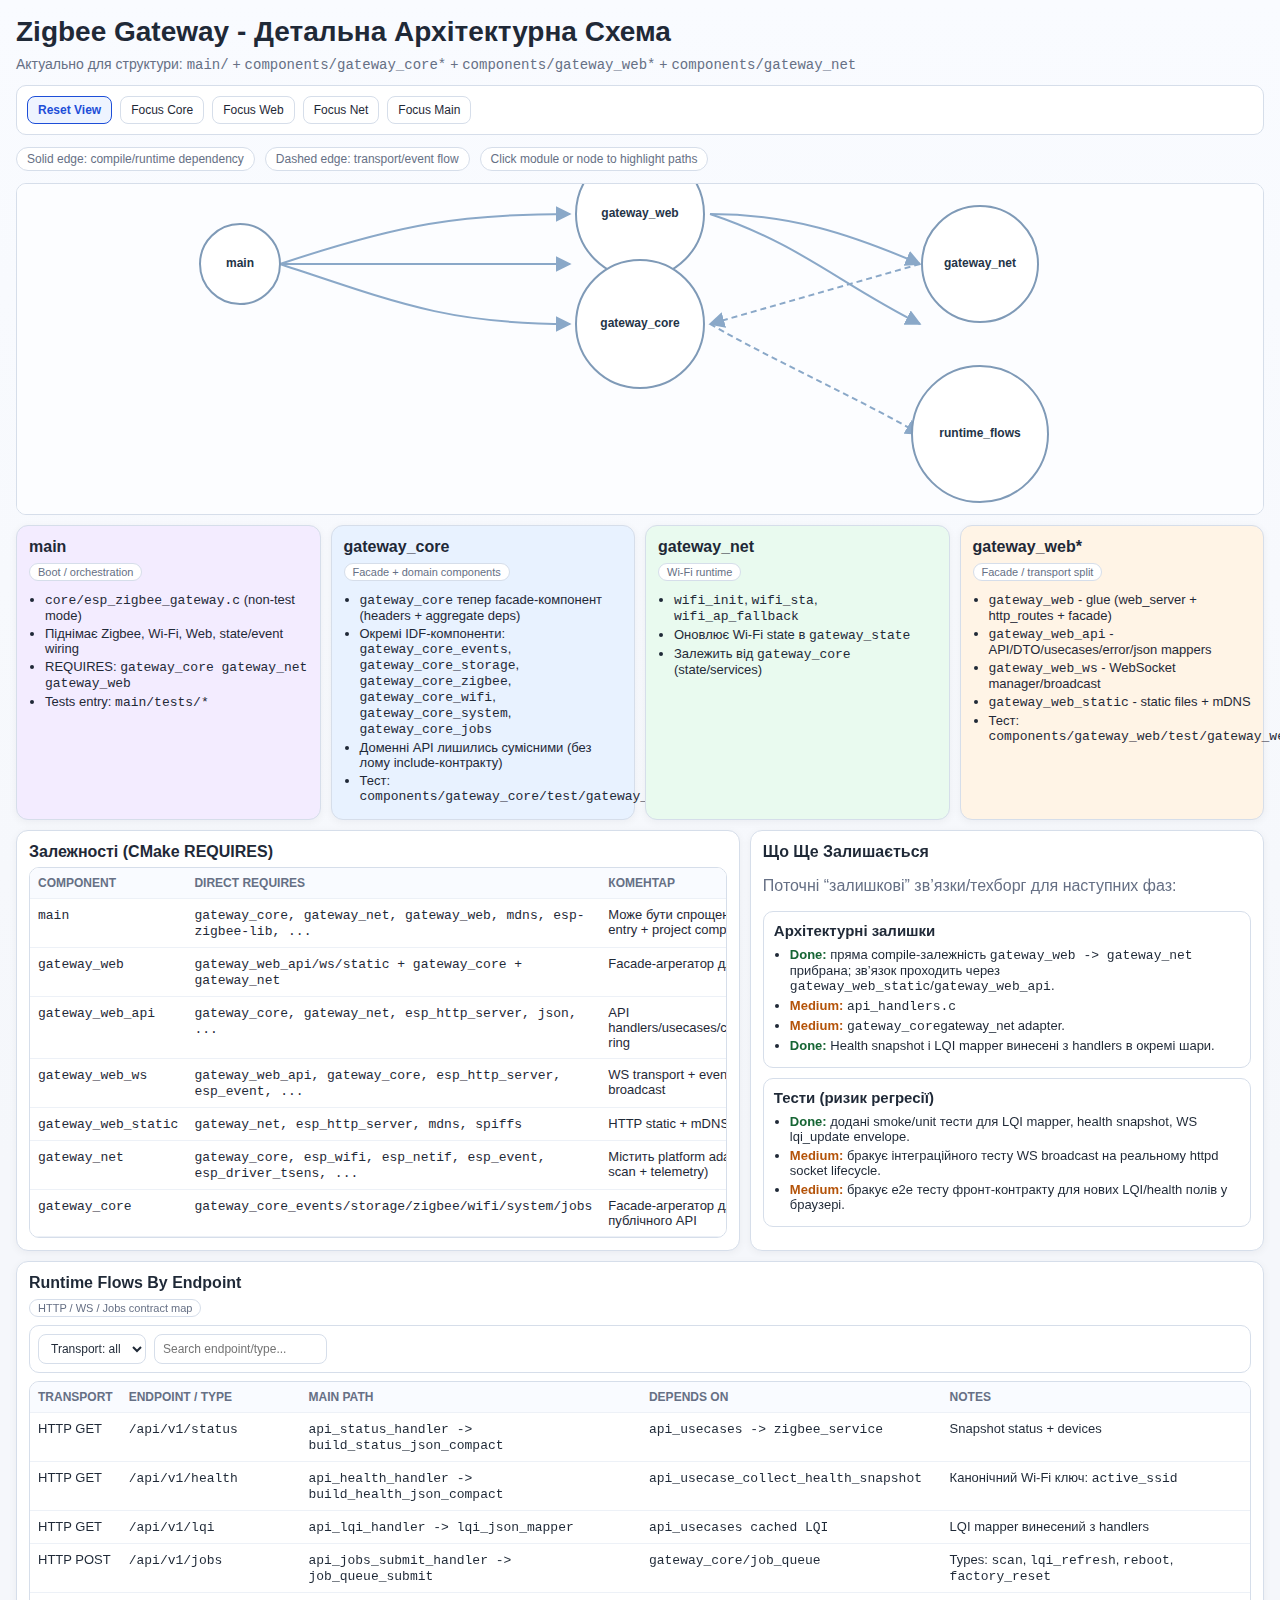
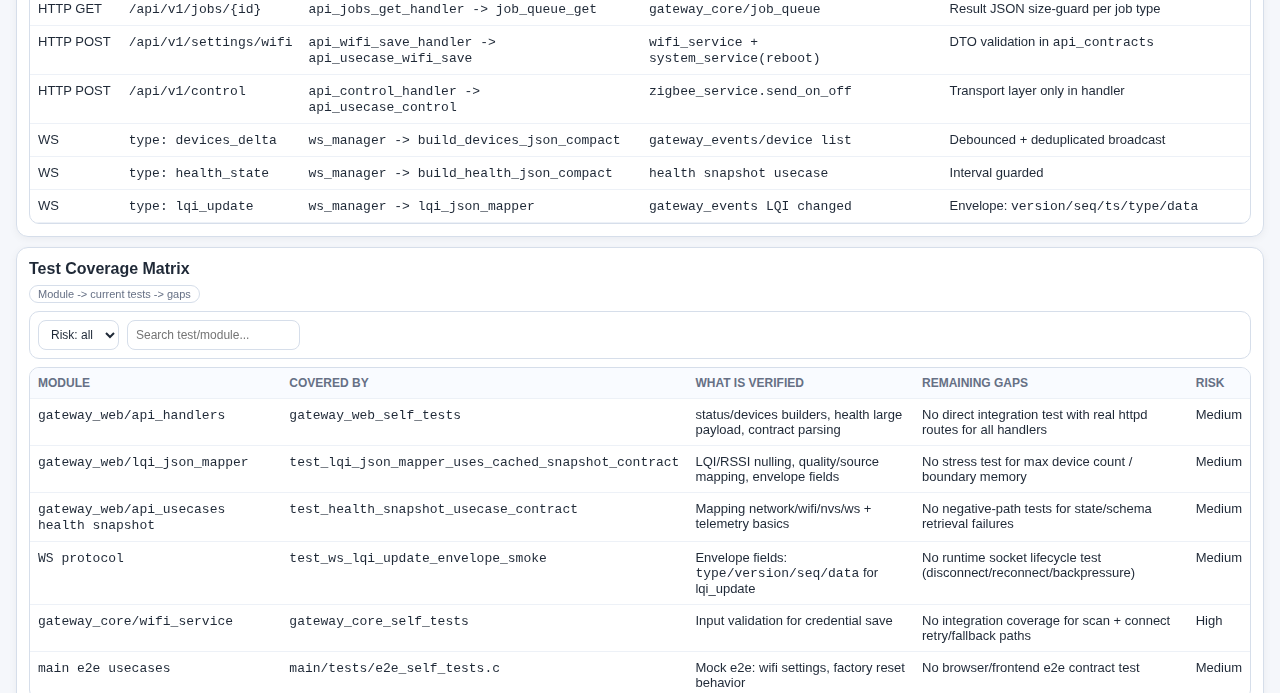
<file: docs/architecture_detailed_map.html>
<!DOCTYPE html>
<html lang="uk">
<head>
  <meta charset="UTF-8" />
  <meta name="viewport" content="width=device-width, initial-scale=1.0" />
  <title>Zigbee Gateway - Detailed Architecture Map</title>
  <style>
    :root {
      --bg: #f5f7fb;
      --panel: #ffffff;
      --text: #1f2937;
      --muted: #667085;
      --line: #d6deea;
      --core: #e8f2ff;
      --net: #e9faef;
      --web: #fff4e6;
      --main: #f3ecff;
      --warn: #b45309;
      --ok: #166534;
      --bad: #b42318;
      --accent: #1d4ed8;
    }

    * { box-sizing: border-box; }
    body {
      margin: 0;
      background: linear-gradient(180deg, #f9fbff 0%, var(--bg) 50%);
      color: var(--text);
      font-family: "Segoe UI", Arial, sans-serif;
    }

    .wrap {
      max-width: 1600px;
      margin: 0 auto;
      padding: 16px;
    }

    h1 {
      margin: 0 0 8px;
      font-size: 28px;
    }

    .sub {
      margin: 0 0 12px;
      color: var(--muted);
      font-size: 14px;
    }

    .toolbar {
      display: flex;
      gap: 8px;
      flex-wrap: wrap;
      margin-bottom: 12px;
      padding: 10px;
      background: var(--panel);
      border: 1px solid var(--line);
      border-radius: 10px;
    }

    .toolbar button {
      border: 1px solid var(--line);
      background: #fff;
      color: var(--text);
      border-radius: 8px;
      padding: 6px 10px;
      font-size: 12px;
      cursor: pointer;
    }

    .toolbar button.active {
      border-color: var(--accent);
      color: var(--accent);
      font-weight: 700;
      background: #eef4ff;
    }

    .legend {
      display: flex;
      gap: 10px;
      flex-wrap: wrap;
      margin-bottom: 12px;
      font-size: 12px;
      color: var(--muted);
    }

    .chip {
      border: 1px solid var(--line);
      border-radius: 999px;
      padding: 4px 10px;
      background: #fff;
    }

    .grid {
      display: grid;
      grid-template-columns: repeat(12, minmax(0, 1fr));
      gap: 10px;
    }

    .card {
      border: 1px solid var(--line);
      border-radius: 12px;
      padding: 12px;
      background: var(--panel);
      min-height: 120px;
      box-shadow: 0 2px 8px rgba(16, 24, 40, 0.05);
      cursor: pointer;
      transition: all .15s ease;
    }

    .card:hover { transform: translateY(-1px); }

    .card h2 {
      margin: 0 0 6px;
      font-size: 16px;
    }

    .tag {
      display: inline-block;
      font-size: 11px;
      color: var(--muted);
      border: 1px solid var(--line);
      border-radius: 999px;
      padding: 2px 8px;
      margin-bottom: 8px;
      background: #fff;
    }

    .card ul {
      margin: 0;
      padding-left: 16px;
      font-size: 13px;
    }

    .card li { margin: 3px 0; }

    .main { background: var(--main); }
    .core { background: var(--core); }
    .net  { background: var(--net); }
    .web  { background: var(--web); }

    .c-main { grid-column: span 3; }
    .c-core { grid-column: span 3; }
    .c-net  { grid-column: span 3; }
    .c-web  { grid-column: span 3; }
    .c-deps { grid-column: span 7; }
    .c-left { grid-column: span 5; }
    .c-full { grid-column: span 12; }

    .muted { color: var(--muted); }

    .table-wrap {
      overflow: auto;
      border: 1px solid var(--line);
      border-radius: 10px;
      background: #fff;
    }

    .table-tools {
      display: flex;
      flex-wrap: wrap;
      gap: 8px;
      margin: 0 0 8px;
      padding: 8px;
      border: 1px solid var(--line);
      border-radius: 10px;
      background: #fff;
    }

    .table-tools input,
    .table-tools select {
      border: 1px solid var(--line);
      border-radius: 8px;
      padding: 6px 8px;
      font-size: 12px;
      color: var(--text);
      background: #fff;
    }

    table {
      width: 100%;
      border-collapse: collapse;
      font-size: 13px;
    }

    th, td {
      border-bottom: 1px solid #edf1f7;
      padding: 8px;
      text-align: left;
      vertical-align: top;
    }

    th {
      font-size: 12px;
      text-transform: uppercase;
      color: var(--muted);
      background: #f9fbff;
      position: sticky;
      top: 0;
    }

    .edge-panel {
      border: 1px solid var(--line);
      border-radius: 10px;
      background: #fff;
      overflow: auto;
    }

    .edge-svg {
      width: 100%;
      min-width: 900px;
      height: 330px;
      display: block;
      background: #fcfdff;
    }

    .edge {
      stroke: #8aa8c8;
      stroke-width: 2;
      fill: none;
      marker-end: url(#arr);
      transition: opacity .15s ease, stroke .15s ease, stroke-width .15s ease;
    }

    .edge.soft { stroke-dasharray: 6 4; }
    .edge.active { stroke: var(--accent); stroke-width: 3; }
    .edge.dim { opacity: .2; }

    .node {
      cursor: pointer;
      transition: opacity .15s ease;
    }

    .node circle {
      fill: #fff;
      stroke: #7f9ab7;
      stroke-width: 2;
    }

    .node text {
      font-size: 12px;
      fill: #243447;
      text-anchor: middle;
      dominant-baseline: middle;
      font-weight: 700;
      pointer-events: none;
    }

    .node.active circle { stroke: var(--accent); fill: #eef4ff; }
    .node.dim { opacity: .25; }

    .risk {
      margin-top: 10px;
      padding: 10px;
      border: 1px solid var(--line);
      border-radius: 10px;
      background: #fff;
    }

    .risk h3 {
      margin: 0 0 8px;
      font-size: 15px;
    }

    .risk li { margin: 4px 0; font-size: 13px; }
    .risk .hi { color: var(--bad); font-weight: 700; }
    .risk .md { color: var(--warn); font-weight: 700; }
    .risk .ok { color: var(--ok); font-weight: 700; }

    .dimmed { opacity: .28; }
    .highlight { outline: 2px solid var(--accent); }

    @media (max-width: 1100px) {
      .c-main, .c-core, .c-net, .c-web, .c-deps, .c-left, .c-full { grid-column: span 12; }
    }
  </style>
</head>
<body>
  <div class="wrap">
    <h1>Zigbee Gateway - Детальна Архітектурна Схема</h1>
    <p class="sub">Актуально для структури: <code>main/</code> + <code>components/gateway_core*</code> + <code>components/gateway_web*</code> + <code>components/gateway_net</code></p>

    <div class="toolbar">
      <button id="btnReset" class="active">Reset View</button>
      <button id="btnCore">Focus Core</button>
      <button id="btnWeb">Focus Web</button>
      <button id="btnNet">Focus Net</button>
      <button id="btnMain">Focus Main</button>
    </div>

    <div class="legend">
      <span class="chip">Solid edge: compile/runtime dependency</span>
      <span class="chip">Dashed edge: transport/event flow</span>
      <span class="chip">Click module or node to highlight paths</span>
    </div>

    <div class="edge-panel">
      <svg class="edge-svg" viewBox="0 0 1000 330" aria-label="Architecture graph">
        <defs>
          <marker id="arr" viewBox="0 0 10 10" refX="9" refY="5" markerWidth="8" markerHeight="8" orient="auto-start-reverse">
            <path d="M0,0 L10,5 L0,10 z" fill="#8aa8c8"></path>
          </marker>
        </defs>

        <path class="edge" data-from="main" data-to="gateway_core" d="M 140 80 C 260 120, 310 140, 430 140"></path>
        <path class="edge" data-from="main" data-to="gateway_net" d="M 140 80 C 260 80, 300 80, 430 80"></path>
        <path class="edge" data-from="main" data-to="gateway_web" d="M 140 80 C 260 40, 320 30, 430 30"></path>

        <path class="edge" data-from="gateway_web" data-to="gateway_core" d="M 570 30 C 660 60, 700 100, 780 140"></path>
        <path class="edge" data-from="gateway_web" data-to="gateway_net" d="M 570 30 C 650 30, 710 50, 780 80"></path>
        <path class="edge soft" data-from="gateway_net" data-to="gateway_core" d="M 780 80 C 710 100, 640 120, 570 140"></path>

        <path class="edge soft" data-from="gateway_core" data-to="gateway_web" d="M 570 140 C 640 180, 710 210, 780 250"></path>

        <g class="node" data-node="main" transform="translate(100,80)">
          <circle r="40"></circle>
          <text>main</text>
        </g>
        <g class="node" data-node="gateway_web" transform="translate(500,30)">
          <circle r="64"></circle>
          <text>gateway_web</text>
        </g>
        <g class="node" data-node="gateway_net" transform="translate(840,80)">
          <circle r="58"></circle>
          <text>gateway_net</text>
        </g>
        <g class="node" data-node="gateway_core" transform="translate(500,140)">
          <circle r="64"></circle>
          <text>gateway_core</text>
        </g>
        <g class="node" data-node="runtime_flows" transform="translate(840,250)">
          <circle r="68"></circle>
          <text>runtime_flows</text>
        </g>
      </svg>
    </div>

    <div class="grid" style="margin-top:10px;">
      <section class="card main c-main" data-card="main">
        <h2>main</h2>
        <div class="tag">Boot / orchestration</div>
        <ul>
          <li><code>core/esp_zigbee_gateway.c</code> (non-test mode)</li>
          <li>Піднімає Zigbee, Wi-Fi, Web, state/event wiring</li>
          <li>REQUIRES: <code>gateway_core gateway_net gateway_web</code></li>
          <li>Tests entry: <code>main/tests/*</code></li>
        </ul>
      </section>

      <section class="card core c-core" data-card="gateway_core">
        <h2>gateway_core</h2>
        <div class="tag">Facade + domain components</div>
        <ul>
          <li><code>gateway_core</code> тепер facade-компонент (headers + aggregate deps)</li>
          <li>Окремі IDF-компоненти: <code>gateway_core_events</code>, <code>gateway_core_storage</code>, <code>gateway_core_zigbee</code>, <code>gateway_core_wifi</code>, <code>gateway_core_system</code>, <code>gateway_core_jobs</code></li>
          <li>Доменні API лишились сумісними (без лому include-контракту)</li>
          <li>Тест: <code>components/gateway_core/test/gateway_core_self_tests.c</code></li>
        </ul>
      </section>

      <section class="card net c-net" data-card="gateway_net">
        <h2>gateway_net</h2>
        <div class="tag">Wi-Fi runtime</div>
        <ul>
          <li><code>wifi_init</code>, <code>wifi_sta</code>, <code>wifi_ap_fallback</code></li>
          <li>Оновлює Wi-Fi state в <code>gateway_state</code></li>
          <li>Залежить від <code>gateway_core</code> (state/services)</li>
        </ul>
      </section>

      <section class="card web c-web" data-card="gateway_web">
        <h2>gateway_web*</h2>
        <div class="tag">Facade / transport split</div>
        <ul>
          <li><code>gateway_web</code> - glue (web_server + http_routes + facade)</li>
          <li><code>gateway_web_api</code> - API/DTO/usecases/error/json mappers</li>
          <li><code>gateway_web_ws</code> - WebSocket manager/broadcast</li>
          <li><code>gateway_web_static</code> - static files + mDNS</li>
          <li>Тест: <code>components/gateway_web/test/gateway_web_self_tests.c</code></li>
        </ul>
      </section>

      <section class="card c-deps" data-card="deps">
        <h2>Залежності (CMake REQUIRES)</h2>
        <div class="table-wrap">
          <table>
            <thead>
              <tr>
                <th>Component</th>
                <th>Direct REQUIRES</th>
                <th>Коментар</th>
              </tr>
            </thead>
            <tbody>
              <tr>
                <td><code>main</code></td>
                <td><code>gateway_core, gateway_net, gateway_web, mdns, esp-zigbee-lib, ...</code></td>
                <td>Може бути спрощений до app-entry + project components</td>
              </tr>
              <tr>
                <td><code>gateway_web</code></td>
                <td><code>gateway_web_api/ws/static + gateway_core + gateway_net</code></td>
                <td>Facade-агрегатор для web-шару</td>
              </tr>
              <tr>
                <td><code>gateway_web_api</code></td>
                <td><code>gateway_core, gateway_net, esp_http_server, json, ...</code></td>
                <td>API handlers/usecases/contracts/error ring</td>
              </tr>
              <tr>
                <td><code>gateway_web_ws</code></td>
                <td><code>gateway_web_api, gateway_core, esp_http_server, esp_event, ...</code></td>
                <td>WS transport + event-driven broadcast</td>
              </tr>
              <tr>
                <td><code>gateway_web_static</code></td>
                <td><code>gateway_net, esp_http_server, mdns, spiffs</code></td>
                <td>HTTP static + mDNS lifecycle</td>
              </tr>
              <tr>
                <td><code>gateway_net</code></td>
                <td><code>gateway_core, esp_wifi, esp_netif, esp_event, esp_driver_tsens, ...</code></td>
                <td>Містить platform adapter-и (Wi-Fi scan + telemetry)</td>
              </tr>
              <tr>
                <td><code>gateway_core</code></td>
                <td><code>gateway_core_events/storage/zigbee/wifi/system/jobs</code></td>
                <td>Facade-агрегатор для публічного API</td>
              </tr>
            </tbody>
          </table>
        </div>
      </section>

      <section class="card c-left" data-card="remaining">
        <h2>Що Ще Залишається</h2>
        <p class="muted">Поточні “залишкові” зв’язки/техборг для наступних фаз:</p>
        <div class="risk">
          <h3>Архітектурні залишки</h3>
          <ul>
            <li><span class="ok">Done:</span> пряма compile-залежність <code>gateway_web -> gateway_net</code> прибрана; звʼязок проходить через <code>gateway_web_static</code>/<code>gateway_web_api</code>.</li>
            <li><span class="md">Medium:</span> <code>api_handlers.c</code все ще великий (health/status/jobs); LQI вже винесений, інші builder-и можна винести так само.</li>
            <li><span class="md">Medium:</span> <code>gateway_core</code ще залишається великим, але Wi-Fi scan/telemetry platform-код уже винесено в <code>gateway_net</code> adapter.</li>
            <li><span class="ok">Done:</span> Health snapshot і LQI mapper винесені з handlers в окремі шари.</li>
          </ul>
        </div>
        <div class="risk">
          <h3>Тести (ризик регресії)</h3>
          <ul>
            <li><span class="ok">Done:</span> додані smoke/unit тести для LQI mapper, health snapshot, WS lqi_update envelope.</li>
            <li><span class="md">Medium:</span> бракує інтеграційного тесту WS broadcast на реальному httpd socket lifecycle.</li>
            <li><span class="md">Medium:</span> бракує e2e тесту фронт-контракту для нових LQI/health полів у браузері.</li>
          </ul>
        </div>
      </section>

      <section class="card c-full" data-card="runtime">
        <h2>Runtime Flows By Endpoint</h2>
        <div class="tag">HTTP / WS / Jobs contract map</div>
        <div class="table-tools">
          <select id="runtimeTransportFilter">
            <option value="all">Transport: all</option>
            <option value="http">HTTP all</option>
            <option value="http_get">HTTP GET</option>
            <option value="http_post">HTTP POST</option>
            <option value="ws">WS</option>
          </select>
          <input id="runtimeSearchInput" type="text" placeholder="Search endpoint/type..." />
        </div>
        <div class="table-wrap">
          <table>
            <thead>
              <tr>
                <th>Transport</th>
                <th>Endpoint / Type</th>
                <th>Main Path</th>
                <th>Depends On</th>
                <th>Notes</th>
              </tr>
            </thead>
            <tbody>
              <tr>
                <td>HTTP GET</td>
                <td><code>/api/v1/status</code></td>
                <td><code>api_status_handler -> build_status_json_compact</code></td>
                <td><code>api_usecases -> zigbee_service</code></td>
                <td>Snapshot status + devices</td>
              </tr>
              <tr>
                <td>HTTP GET</td>
                <td><code>/api/v1/health</code></td>
                <td><code>api_health_handler -> build_health_json_compact</code></td>
                <td><code>api_usecase_collect_health_snapshot</code></td>
                <td>Канонічний Wi-Fi ключ: <code>active_ssid</code></td>
              </tr>
              <tr>
                <td>HTTP GET</td>
                <td><code>/api/v1/lqi</code></td>
                <td><code>api_lqi_handler -> lqi_json_mapper</code></td>
                <td><code>api_usecases cached LQI</code></td>
                <td>LQI mapper винесений з handlers</td>
              </tr>
              <tr>
                <td>HTTP POST</td>
                <td><code>/api/v1/jobs</code></td>
                <td><code>api_jobs_submit_handler -> job_queue_submit</code></td>
                <td><code>gateway_core/job_queue</code></td>
                <td>Types: <code>scan</code>, <code>lqi_refresh</code>, <code>reboot</code>, <code>factory_reset</code></td>
              </tr>
              <tr>
                <td>HTTP GET</td>
                <td><code>/api/v1/jobs/{id}</code></td>
                <td><code>api_jobs_get_handler -> job_queue_get</code></td>
                <td><code>gateway_core/job_queue</code></td>
                <td>Result JSON size-guard per job type</td>
              </tr>
              <tr>
                <td>HTTP POST</td>
                <td><code>/api/v1/settings/wifi</code></td>
                <td><code>api_wifi_save_handler -> api_usecase_wifi_save</code></td>
                <td><code>wifi_service + system_service(reboot)</code></td>
                <td>DTO validation in <code>api_contracts</code></td>
              </tr>
              <tr>
                <td>HTTP POST</td>
                <td><code>/api/v1/control</code></td>
                <td><code>api_control_handler -> api_usecase_control</code></td>
                <td><code>zigbee_service.send_on_off</code></td>
                <td>Transport layer only in handler</td>
              </tr>
              <tr>
                <td>WS</td>
                <td><code>type: devices_delta</code></td>
                <td><code>ws_manager -> build_devices_json_compact</code></td>
                <td><code>gateway_events/device list</code></td>
                <td>Debounced + deduplicated broadcast</td>
              </tr>
              <tr>
                <td>WS</td>
                <td><code>type: health_state</code></td>
                <td><code>ws_manager -> build_health_json_compact</code></td>
                <td><code>health snapshot usecase</code></td>
                <td>Interval guarded</td>
              </tr>
              <tr>
                <td>WS</td>
                <td><code>type: lqi_update</code></td>
                <td><code>ws_manager -> lqi_json_mapper</code></td>
                <td><code>gateway_events LQI changed</code></td>
                <td>Envelope: <code>version/seq/ts/type/data</code></td>
              </tr>
            </tbody>
          </table>
        </div>
      </section>

      <section class="card c-full" data-card="tests">
        <h2>Test Coverage Matrix</h2>
        <div class="tag">Module -> current tests -> gaps</div>
        <div class="table-tools">
          <select id="testRiskFilter">
            <option value="all">Risk: all</option>
            <option value="high">High</option>
            <option value="medium">Medium</option>
            <option value="low">Low</option>
            <option value="done">Done</option>
          </select>
          <input id="testSearchInput" type="text" placeholder="Search test/module..." />
        </div>
        <div class="table-wrap">
          <table>
            <thead>
              <tr>
                <th>Module</th>
                <th>Covered By</th>
                <th>What is verified</th>
                <th>Remaining Gaps</th>
                <th>Risk</th>
              </tr>
            </thead>
            <tbody>
              <tr>
                <td><code>gateway_web/api_handlers</code></td>
                <td><code>gateway_web_self_tests</code></td>
                <td>status/devices builders, health large payload, contract parsing</td>
                <td>No direct integration test with real httpd routes for all handlers</td>
                <td><span class="md">Medium</span></td>
              </tr>
              <tr>
                <td><code>gateway_web/lqi_json_mapper</code></td>
                <td><code>test_lqi_json_mapper_uses_cached_snapshot_contract</code></td>
                <td>LQI/RSSI nulling, quality/source mapping, envelope fields</td>
                <td>No stress test for max device count / boundary memory</td>
                <td><span class="md">Medium</span></td>
              </tr>
              <tr>
                <td><code>gateway_web/api_usecases health snapshot</code></td>
                <td><code>test_health_snapshot_usecase_contract</code></td>
                <td>Mapping network/wifi/nvs/ws + telemetry basics</td>
                <td>No negative-path tests for state/schema retrieval failures</td>
                <td><span class="md">Medium</span></td>
              </tr>
              <tr>
                <td><code>WS protocol</code></td>
                <td><code>test_ws_lqi_update_envelope_smoke</code></td>
                <td>Envelope fields: <code>type/version/seq/data</code> for lqi_update</td>
                <td>No runtime socket lifecycle test (disconnect/reconnect/backpressure)</td>
                <td><span class="md">Medium</span></td>
              </tr>
              <tr>
                <td><code>gateway_core/wifi_service</code></td>
                <td><code>gateway_core_self_tests</code></td>
                <td>Input validation for credential save</td>
                <td>No integration coverage for scan + connect retry/fallback paths</td>
                <td><span class="hi">High</span></td>
              </tr>
              <tr>
                <td><code>main e2e usecases</code></td>
                <td><code>main/tests/e2e_self_tests.c</code></td>
                <td>Mock e2e: wifi settings, factory reset behavior</td>
                <td>No browser/frontend e2e contract test</td>
                <td><span class="md">Medium</span></td>
              </tr>
            </tbody>
          </table>
        </div>
      </section>
    </div>
  </div>

  <script>
    (function () {
      const cards = Array.from(document.querySelectorAll('.card[data-card]'));
      const nodes = Array.from(document.querySelectorAll('.node[data-node]'));
      const edges = Array.from(document.querySelectorAll('.edge[data-from]'));
      const btnReset = document.getElementById('btnReset');
      const btnMap = {
        btnCore: 'gateway_core',
        btnWeb: 'gateway_web',
        btnNet: 'gateway_net',
        btnMain: 'main'
      };
      const runtimeTransportFilter = document.getElementById('runtimeTransportFilter');
      const runtimeSearchInput = document.getElementById('runtimeSearchInput');
      const testRiskFilter = document.getElementById('testRiskFilter');
      const testSearchInput = document.getElementById('testSearchInput');
      const runtimeRows = Array.from(document.querySelectorAll('[data-card="runtime"] tbody tr'));
      const testRows = Array.from(document.querySelectorAll('[data-card="tests"] tbody tr'));

      function clearActiveButtons() {
        document.querySelectorAll('.toolbar button').forEach((b) => b.classList.remove('active'));
      }

      function resetView() {
        cards.forEach((c) => c.classList.remove('dimmed', 'highlight'));
        nodes.forEach((n) => n.classList.remove('dim', 'active'));
        edges.forEach((e) => e.classList.remove('dim', 'active'));
        clearActiveButtons();
        btnReset.classList.add('active');
      }

      function applyRuntimeTableFilters() {
        const mode = runtimeTransportFilter ? runtimeTransportFilter.value : 'all';
        const q = runtimeSearchInput ? runtimeSearchInput.value.trim().toLowerCase() : '';

        runtimeRows.forEach((row) => {
          const transport = (row.cells[0]?.textContent || '').trim().toLowerCase();
          const endpoint = (row.cells[1]?.textContent || '').toLowerCase();
          const modeMatch =
            mode === 'all' ||
            (mode === 'http' && transport.startsWith('http')) ||
            (mode === 'http_get' && transport === 'http get') ||
            (mode === 'http_post' && transport === 'http post') ||
            (mode === 'ws' && transport === 'ws');
          const queryMatch = !q || endpoint.includes(q);
          row.style.display = modeMatch && queryMatch ? '' : 'none';
        });
      }

      function applyTestTableFilters() {
        const mode = testRiskFilter ? testRiskFilter.value : 'all';
        const q = testSearchInput ? testSearchInput.value.trim().toLowerCase() : '';

        testRows.forEach((row) => {
          const risk = (row.cells[4]?.textContent || '').toLowerCase();
          const module = (row.cells[0]?.textContent || '').toLowerCase();
          const coveredBy = (row.cells[1]?.textContent || '').toLowerCase();
          const modeMatch =
            mode === 'all' ||
            (mode === 'high' && risk.includes('high')) ||
            (mode === 'medium' && risk.includes('medium')) ||
            (mode === 'low' && risk.includes('low')) ||
            (mode === 'done' && risk.includes('done'));
          const queryMatch = !q || module.includes(q) || coveredBy.includes(q);
          row.style.display = modeMatch && queryMatch ? '' : 'none';
        });
      }

      function focus(key) {
        cards.forEach((c) => {
          if (c.dataset.card === key) {
            c.classList.add('highlight');
            c.classList.remove('dimmed');
          } else {
            c.classList.remove('highlight');
            c.classList.add('dimmed');
          }
        });

        nodes.forEach((n) => {
          const same = n.dataset.node === key;
          n.classList.toggle('active', same);
          n.classList.toggle('dim', !same);
        });

        edges.forEach((e) => {
          const active = e.dataset.from === key || e.dataset.to === key;
          e.classList.toggle('active', active);
          e.classList.toggle('dim', !active);
        });
      }

      cards.forEach((c) => {
        c.addEventListener('click', () => {
          const key = c.dataset.card;
          if (!key || key === 'deps' || key === 'remaining') return;
          clearActiveButtons();
          focus(key);
        });
      });

      nodes.forEach((n) => {
        n.addEventListener('click', () => {
          const key = n.dataset.node;
          clearActiveButtons();
          focus(key);
        });
      });

      Object.entries(btnMap).forEach(([id, key]) => {
        const btn = document.getElementById(id);
        if (!btn) return;
        btn.addEventListener('click', () => {
          clearActiveButtons();
          btn.classList.add('active');
          focus(key);
        });
      });

      btnReset.addEventListener('click', resetView);
      if (runtimeTransportFilter) runtimeTransportFilter.addEventListener('change', applyRuntimeTableFilters);
      if (runtimeSearchInput) runtimeSearchInput.addEventListener('input', applyRuntimeTableFilters);
      if (testRiskFilter) testRiskFilter.addEventListener('change', applyTestTableFilters);
      if (testSearchInput) testSearchInput.addEventListener('input', applyTestTableFilters);
      document.addEventListener('keydown', (e) => {
        if (e.key === 'Escape') resetView();
      });

      resetView();
      applyRuntimeTableFilters();
      applyTestTableFilters();
    })();
  </script>
</body>
</html>
</file>
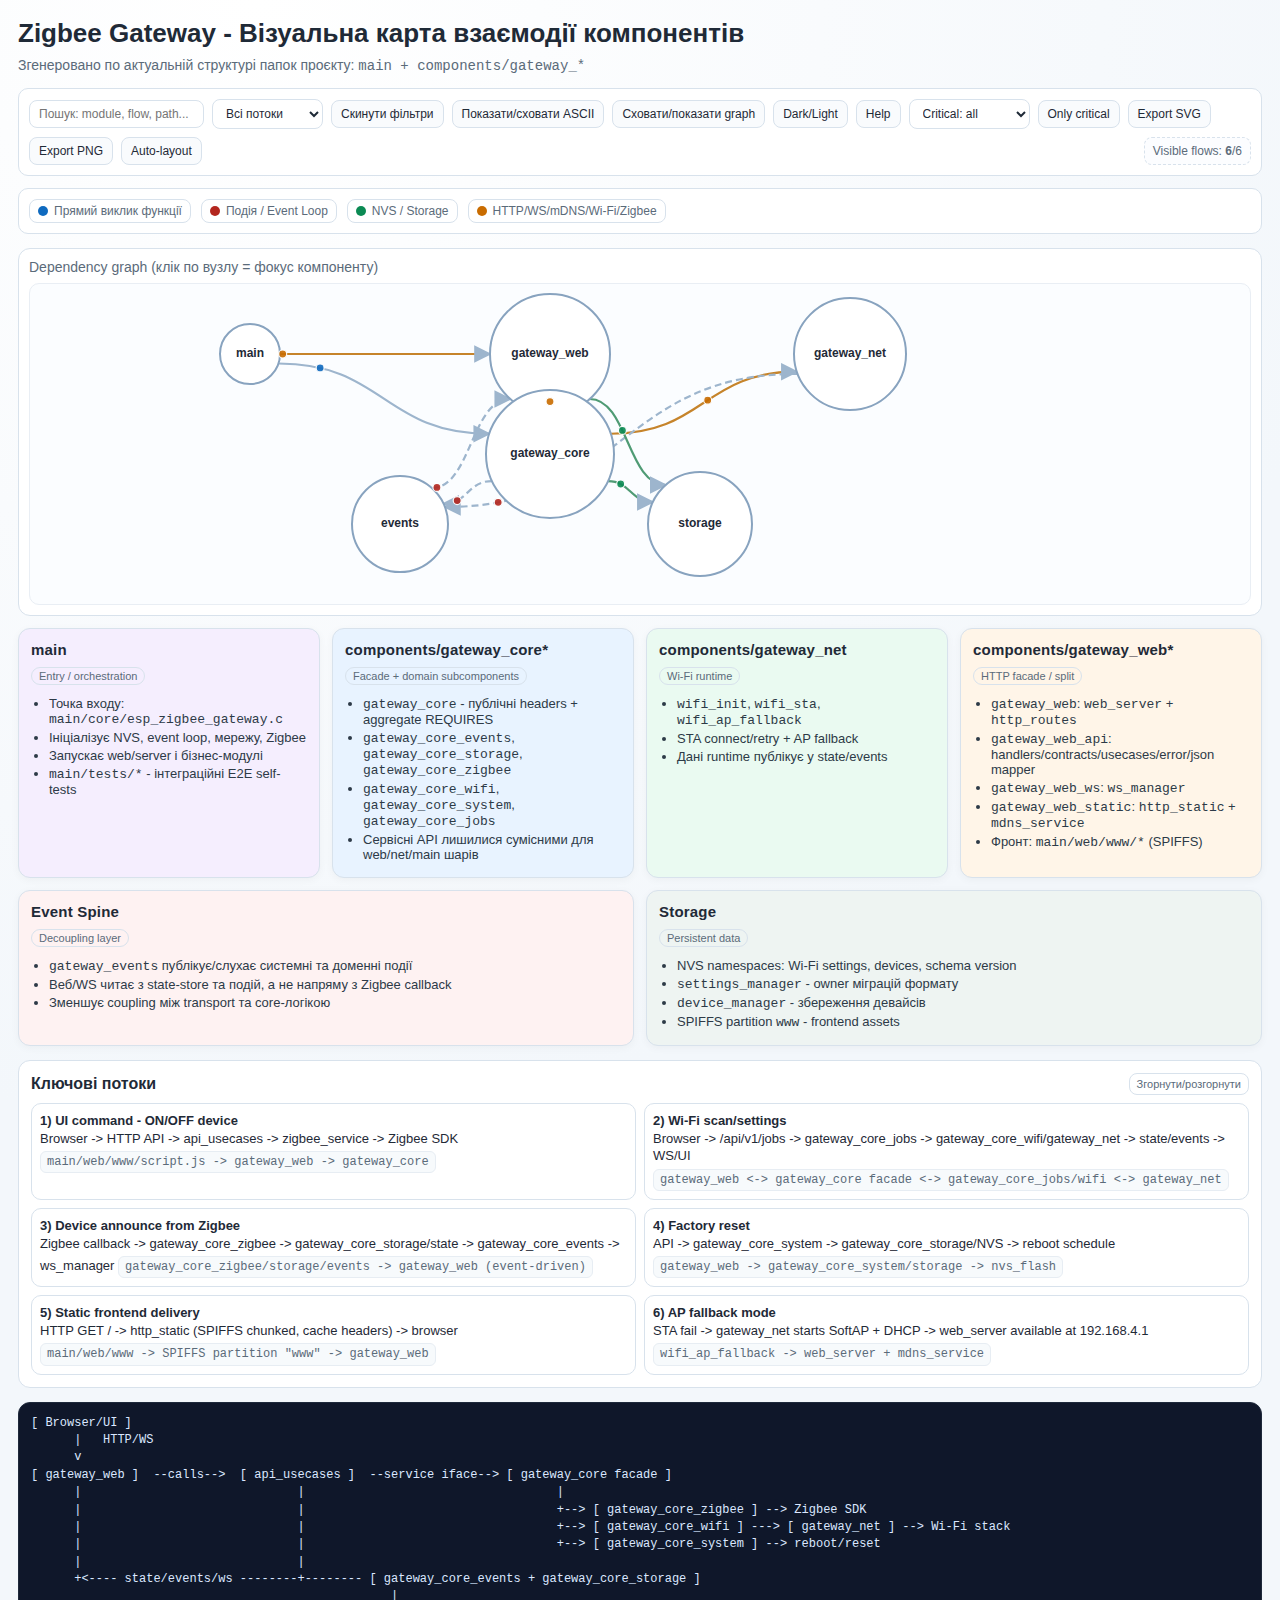
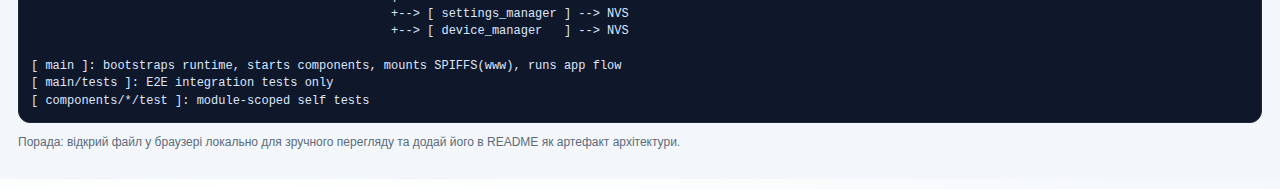
<file: docs/component_interaction_map.html>
<!DOCTYPE html>
<html lang="uk">
<head>
  <meta charset="UTF-8" />
  <meta name="viewport" content="width=device-width, initial-scale=1.0" />
  <title>Zigbee Gateway - Component Interaction Map</title>
  <style>
    :root {
      --bg: #f3f7fb;
      --panel: #ffffff;
      --text: #1f2a37;
      --muted: #5b6b7a;
      --line: #d8e2ec;
      --core: #e8f3ff;
      --net: #eafaf1;
      --web: #fff5e8;
      --main: #f5eefe;
      --storage: #eef4f2;
      --events: #fef2f2;
      --accent: #0f6abf;
      --ok: #0b8a53;
      --warn: #c96c00;
      --danger: #b3261e;
    }
    body.theme-dark {
      --bg: #0b1220;
      --panel: #111c2d;
      --text: #dce7f7;
      --muted: #9fb2cc;
      --line: #2a3b56;
      --core: #13243a;
      --net: #11281f;
      --web: #2a1f12;
      --main: #21192f;
      --storage: #162821;
      --events: #2a1618;
      --accent: #5aa8ff;
      --ok: #49b37b;
      --warn: #d89b43;
      --danger: #ff7f74;
    }

    * { box-sizing: border-box; }
    body {
      margin: 0;
      font-family: "Segoe UI", Tahoma, sans-serif;
      color: var(--text);
      background: radial-gradient(circle at 20% 0%, #ffffff 0%, var(--bg) 55%);
    }

    .page {
      max-width: 1500px;
      margin: 0 auto;
      padding: 18px;
    }

    h1 {
      margin: 0 0 8px;
      font-size: 26px;
      line-height: 1.2;
    }

    .subtitle {
      margin: 0 0 14px;
      color: var(--muted);
      font-size: 14px;
    }

    .legend {
      display: flex;
      flex-wrap: wrap;
      gap: 10px;
      margin-bottom: 14px;
      padding: 10px;
      border: 1px solid var(--line);
      border-radius: 10px;
      background: var(--panel);
    }

    .chip {
      display: inline-flex;
      align-items: center;
      gap: 6px;
      font-size: 12px;
      color: var(--muted);
      padding: 4px 8px;
      border-radius: 8px;
      border: 1px solid var(--line);
      background: #fff;
    }

    .dot {
      width: 10px;
      height: 10px;
      border-radius: 999px;
    }

    .dot-sync { background: var(--accent); }
    .dot-event { background: var(--danger); }
    .dot-storage { background: var(--ok); }
    .dot-transport { background: var(--warn); }

    .grid {
      display: grid;
      grid-template-columns: repeat(12, 1fr);
      gap: 12px;
    }

    .card {
      background: var(--panel);
      border: 1px solid var(--line);
      border-radius: 12px;
      padding: 12px;
      box-shadow: 0 2px 8px rgba(0,0,0,0.04);
      min-height: 120px;
    }

    .card h2 {
      margin: 0 0 8px;
      font-size: 15px;
      letter-spacing: 0.2px;
    }

    .tag {
      display: inline-block;
      font-size: 11px;
      padding: 2px 7px;
      border-radius: 999px;
      border: 1px solid var(--line);
      color: var(--muted);
      margin-bottom: 8px;
    }

    .main { background: var(--main); }
    .core { background: var(--core); }
    .net { background: var(--net); }
    .web { background: var(--web); }
    .storage { background: var(--storage); }
    .events { background: var(--events); }

    ul { margin: 0; padding-left: 18px; }
    li { margin: 3px 0; font-size: 13px; color: #2d3a47; }

    .c-main { grid-column: span 3; }
    .c-core { grid-column: span 3; }
    .c-net { grid-column: span 3; }
    .c-web { grid-column: span 3; }
    .c-events { grid-column: span 6; }
    .c-storage { grid-column: span 6; }

    .flows {
      margin-top: 14px;
      background: var(--panel);
      border: 1px solid var(--line);
      border-radius: 12px;
      padding: 12px;
    }

    .flows h2 {
      margin: 0 0 8px;
      font-size: 16px;
    }

    .flow-list {
      display: grid;
      grid-template-columns: repeat(2, minmax(260px, 1fr));
      gap: 8px;
    }

    .flow {
      border: 1px solid var(--line);
      border-radius: 10px;
      padding: 8px;
      background: #fff;
      font-size: 13px;
      line-height: 1.35;
    }

    .path {
      display: inline-block;
      margin-top: 4px;
      font-family: Consolas, "Courier New", monospace;
      font-size: 12px;
      color: var(--muted);
      background: #f7fafc;
      border: 1px solid #e7edf3;
      border-radius: 6px;
      padding: 2px 6px;
    }

    .ascii {
      margin-top: 14px;
      background: #0f172a;
      color: #dbe7ff;
      border-radius: 12px;
      padding: 12px;
      overflow: auto;
      font-family: Consolas, "Courier New", monospace;
      font-size: 12px;
      line-height: 1.45;
      border: 1px solid #1e293b;
    }

    .footer {
      margin-top: 12px;
      font-size: 12px;
      color: var(--muted);
    }

    .toolbar {
      display: flex;
      flex-wrap: wrap;
      gap: 8px;
      align-items: center;
      margin-bottom: 12px;
      padding: 10px;
      background: var(--panel);
      border: 1px solid var(--line);
      border-radius: 10px;
    }

    .toolbar input, .toolbar select, .toolbar button {
      border: 1px solid var(--line);
      background: #fff;
      color: var(--text);
      border-radius: 8px;
      padding: 6px 9px;
      font-size: 12px;
    }

    .toolbar button {
      cursor: pointer;
      background: #f9fbfd;
    }

    .toolbar button.active {
      border-color: var(--accent);
      color: var(--accent);
      background: #edf5ff;
      font-weight: 600;
    }

    .toolbar .meta {
      margin-left: auto;
      font-size: 12px;
      color: var(--muted);
      padding: 6px 8px;
      border: 1px dashed var(--line);
      border-radius: 8px;
      background: #fcfdff;
    }

    .card {
      transition: transform 0.15s ease, box-shadow 0.15s ease, opacity 0.15s ease;
      cursor: pointer;
    }

    .card:hover {
      transform: translateY(-1px);
      box-shadow: 0 4px 16px rgba(0,0,0,0.08);
    }

    .card.is-dimmed { opacity: 0.35; }
    .card.is-highlighted {
      outline: 2px solid var(--accent);
      box-shadow: 0 6px 18px rgba(15,106,191,0.2);
    }

    .flow {
      transition: opacity 0.15s ease, transform 0.15s ease, box-shadow 0.15s ease;
    }
    .flow.is-hidden { display: none; }
    .flow.is-dimmed { opacity: 0.35; }
    .flow.is-highlighted {
      transform: translateY(-1px);
      box-shadow: 0 4px 14px rgba(0,0,0,0.1);
      border-color: #b8cbe0;
    }

    .collapsed .flow-list,
    .collapsed .ascii {
      display: none;
    }

    .section-head {
      display: flex;
      justify-content: space-between;
      align-items: center;
      gap: 8px;
      margin-bottom: 8px;
    }

    .section-head h2 {
      margin: 0;
    }

    .small-btn {
      border: 1px solid var(--line);
      background: #fff;
      color: var(--muted);
      border-radius: 8px;
      padding: 4px 7px;
      font-size: 11px;
      cursor: pointer;
    }

    .small-btn:hover {
      color: var(--text);
      border-color: #b8cbe0;
    }

    .graph-panel {
      margin: 12px 0;
      background: var(--panel);
      border: 1px solid var(--line);
      border-radius: 12px;
      padding: 10px;
    }

    .graph-title {
      margin: 0 0 8px;
      font-size: 14px;
      color: var(--muted);
    }

    .graph-wrap {
      width: 100%;
      overflow: auto;
      border: 1px solid #e9eef4;
      border-radius: 10px;
      background: #fbfdff;
    }

    .graph-svg {
      width: 100%;
      min-width: 900px;
      height: 320px; /* Збільшена висота для кращого розміщення при авто-макеті */
      display: block;
      user-select: none;
      -webkit-user-select: none;
    }

    .edge {
      stroke: #9db5cd;
      stroke-width: 2.2;
      fill: none;
      marker-end: url(#arrow);
      transition: stroke 0.15s ease, opacity 0.15s ease, stroke-width 0.15s ease;
    }
    .edge.event { stroke-dasharray: 7 4; }
    .edge.storage { stroke: #4f9b74; }
    .edge.transport { stroke: #c6842b; }
    .edge.dimmed { opacity: 0.25; }
    .edge.active { stroke: #0f6abf; stroke-width: 3; opacity: 1; }
    .edge.is-hidden { opacity: 0.1; }

    .gnode circle {
      fill: #ffffff;
      stroke: #88a3bf;
      stroke-width: 2;
      transition: fill 0.15s ease, stroke 0.15s ease, transform 0.15s ease, opacity 0.15s ease;
      transform-origin: center;
    }
    .gnode text {
      font-size: 12px;
      fill: #1f2a37;
      text-anchor: middle;
      dominant-baseline: middle;
      font-weight: 600;
      pointer-events: none;
    }
    .gnode { cursor: grab; }
    .gnode:active { cursor: grabbing; }
    .gnode:hover circle { transform: scale(1.03); }
    .gnode.dimmed { opacity: 0.35; }
    .gnode.active circle { fill: #edf5ff; stroke: #0f6abf; }

    .edge-particle {
      fill: #0f6abf;
      stroke: #ffffff;
      stroke-width: 1.2;
      opacity: 0.9;
      transition: opacity 0.15s ease;
      pointer-events: none;
    }
    .edge-particle.event { fill: #b3261e; }
    .edge-particle.storage { fill: #0b8a53; }
    .edge-particle.transport { fill: #c96c00; }
    .edge-particle.hidden { opacity: 0.08; }

    .help-box {
      margin-top: 10px;
      padding: 10px;
      border: 1px dashed var(--line);
      border-radius: 10px;
      background: #fbfdff;
      font-size: 12px;
      color: var(--muted);
      display: none;
    }
    .help-box.show { display: block; }
    .help-box code {
      border: 1px solid var(--line);
      border-radius: 5px;
      padding: 1px 4px;
      background: #fff;
      color: var(--text);
    }

    .tooltip {
      position: absolute;
      background: rgba(15, 23, 42, 0.95);
      color: #fff;
      padding: 8px 12px;
      border-radius: 6px;
      font-size: 12px;
      pointer-events: none;
      opacity: 0;
      transition: opacity 0.15s, transform 0.15s;
      z-index: 1000;
      max-width: 250px;
      box-shadow: 0 4px 12px rgba(0,0,0,0.15);
      transform: translateY(5px);
    }
    .tooltip.show { opacity: 1; transform: translateY(0); }
    .tooltip strong { display: block; margin-bottom: 2px; color: #a5f3fc; }

    .chip { cursor: pointer; user-select: none; transition: all 0.2s ease; }
    .chip:hover { background: #f1f5f9; border-color: #cbd5e1; }
    .chip.inactive { opacity: 0.5; filter: grayscale(1); text-decoration: line-through; }
    
    .edge.legend-hidden { opacity: 0.05; }
    .edge-particle.legend-hidden { opacity: 0; }

    @media print {
      .toolbar, .help-box, .small-btn, .footer, .ascii { display: none !important; }
      body { background: #fff !important; color: #000 !important; }
      .card, .flows, .graph-panel, .legend { box-shadow: none !important; border: 1px solid #ccc !important; break-inside: avoid; }
      .page { max-width: 100%; padding: 0; }
      .graph-svg { height: auto; }
    }

    @media (max-width: 1000px) {
      .c-main, .c-core, .c-net, .c-web, .c-events, .c-storage { grid-column: span 12; }
      .flow-list { grid-template-columns: 1fr; }
    }
  </style>
</head>
<body>
  <div class="page">
    <h1>Zigbee Gateway - Візуальна карта взаємодії компонентів</h1>
    <p class="subtitle">Згенеровано по актуальній структурі папок проєкту: <code>main + components/gateway_*</code></p>

    <div class="toolbar">
      <input id="searchInput" type="text" placeholder="Пошук: module, flow, path..." />
      <select id="flowFilter">
        <option value="all">Всі потоки</option>
        <option value="api">API/HTTP</option>
        <option value="jobs">Jobs</option>
        <option value="events">Event-driven</option>
        <option value="storage">Storage/NVS</option>
        <option value="network">Wi-Fi/AP</option>
      </select>
      <button id="btnResetView">Скинути фільтри</button>
      <button id="btnToggleAscii">Показати/сховати ASCII</button>
      <button id="btnToggleGraph">Сховати/показати graph</button>
      <button id="btnTheme">Dark/Light</button>
      <button id="btnHelp">Help</button>
      <select id="criticalFilter" title="Критичні шляхи">
        <option value="all">Critical: all</option>
        <option value="boot">Critical: boot</option>
        <option value="startup">Critical: startup</option>
        <option value="error">Critical: error</option>
      </select>
      <button id="btnCriticalOnly">Only critical</button>
      <button id="btnExportSvg">Export SVG</button>
      <button id="btnExportPng">Export PNG</button>
      <button id="btnAutoLayout">Auto-layout</button>
      <span class="meta">Visible flows: <strong id="visibleFlowsCount">0</strong>/6</span>
    </div>

    <div class="legend">
      <span class="chip" data-edge-type="default" title="Клік щоб сховати/показати"><span class="dot dot-sync"></span>Прямий виклик функції</span>
      <span class="chip" data-edge-type="event" title="Клік щоб сховати/показати"><span class="dot dot-event"></span>Подія / Event Loop</span>
      <span class="chip" data-edge-type="storage" title="Клік щоб сховати/показати"><span class="dot dot-storage"></span>NVS / Storage</span>
      <span class="chip" data-edge-type="transport" title="Клік щоб сховати/показати"><span class="dot dot-transport"></span>HTTP/WS/mDNS/Wi-Fi/Zigbee</span>
    </div>

    <section class="graph-panel" id="graphPanel" style="min-height: 360px;"> <!-- Збільшена мінімальна висота для панелі графу -->
      <p class="graph-title">Dependency graph (клік по вузлу = фокус компоненту)</p>
      <div class="graph-wrap">
        <svg class="graph-svg" viewBox="0 0 980 320" role="img" aria-label="Component dependency graph">
          <defs>
            <marker id="arrow" viewBox="0 0 10 10" refX="9" refY="5" markerWidth="8" markerHeight="8" orient="auto-start-reverse">
              <path d="M 0 0 L 10 5 L 0 10 z" fill="#9db5cd"></path>
            </marker>
          </defs>

          <path class="edge transport" data-flow-type="api" data-critical="boot,startup" data-from="main" data-to="gateway_web" d="M 130 70 C 230 70, 265 70, 370 70"></path>
          <path class="edge" data-flow-type="startup" data-critical="boot,startup" data-from="main" data-to="gateway_core" d="M 130 70 C 230 120, 280 140, 370 170"></path>
          <path class="edge transport" data-flow-type="api" data-critical="startup" data-from="gateway_web" data-to="gateway_core" d="M 430 70 C 510 80, 545 120, 430 170"></path>
          <path class="edge transport" data-flow-type="network" data-critical="boot,startup,error" data-from="gateway_core" data-to="gateway_net" d="M 430 170 C 530 160, 560 95, 670 70"></path>
          <path class="edge event" data-flow-type="events" data-critical="startup" data-from="gateway_core" data-to="events" d="M 430 170 C 380 215, 320 235, 280 240"></path>
          <path class="edge event" data-flow-type="events" data-critical="startup,error" data-from="gateway_net" data-to="events" d="M 730 70 C 640 135, 510 170, 280 240"></path>
          <path class="edge event" data-flow-type="events" data-critical="startup,error" data-from="events" data-to="gateway_web" d="M 280 240 C 330 195, 360 150, 370 100"></path>
          <path class="edge storage" data-flow-type="storage" data-critical="error" data-from="gateway_core" data-to="storage" d="M 430 170 C 430 230, 520 234, 580 240"></path>
          <path class="edge storage" data-flow-type="storage" data-critical="error,startup" data-from="gateway_web" data-to="storage" d="M 430 70 C 470 145, 550 190, 580 240"></path>

          <g class="gnode" data-node="main" transform="translate(100,70)">
            <circle r="30"></circle><text>main</text>
          </g>
          <g class="gnode" data-node="gateway_web" transform="translate(400,70)">
            <circle r="60"></circle><text>gateway_web</text>
          </g>
          <g class="gnode" data-node="gateway_core" transform="translate(400,170)">
            <circle r="64"></circle><text>gateway_core</text>
          </g>
          <g class="gnode" data-node="gateway_net" transform="translate(700,70)">
            <circle r="56"></circle><text>gateway_net</text>
          </g>
          <g class="gnode" data-node="events" transform="translate(250,240)">
            <circle r="48"></circle><text>events</text>
          </g>
          <g class="gnode" data-node="storage" transform="translate(550,240)">
            <circle r="52"></circle><text>storage</text>
          </g>
        </svg>
      </div>
      <div class="help-box" id="helpBox">
        Гарячі клавіші:
        <code>Esc</code> - скинути підсвітку,
        <code>/</code> - фокус у пошук,
        <code>D</code> - перемкнути тему.
        Фільтри зберігаються у URL (<code>?q=...&type=...</code>).
      </div>
    </section>

    <div class="grid" id="componentGrid">
      <section class="card main c-main" data-card="main">
        <h2>main</h2>
        <div class="tag">Entry / orchestration</div>
        <ul>
          <li>Точка входу: <code>main/core/esp_zigbee_gateway.c</code></li>
          <li>Ініціалізує NVS, event loop, мережу, Zigbee</li>
          <li>Запускає web/server і бізнес-модулі</li>
          <li><code>main/tests/*</code> - інтеграційні E2E self-tests</li>
        </ul>
      </section>

      <section class="card core c-core" data-card="gateway_core">
        <h2>components/gateway_core*</h2>
        <div class="tag">Facade + domain subcomponents</div>
        <ul>
          <li><code>gateway_core</code> - публічні headers + aggregate REQUIRES</li>
          <li><code>gateway_core_events</code>, <code>gateway_core_storage</code>, <code>gateway_core_zigbee</code></li>
          <li><code>gateway_core_wifi</code>, <code>gateway_core_system</code>, <code>gateway_core_jobs</code></li>
          <li>Сервісні API лишилися сумісними для web/net/main шарів</li>
        </ul>
      </section>

      <section class="card net c-net" data-card="gateway_net">
        <h2>components/gateway_net</h2>
        <div class="tag">Wi-Fi runtime</div>
        <ul>
          <li><code>wifi_init</code>, <code>wifi_sta</code>, <code>wifi_ap_fallback</code></li>
          <li>STA connect/retry + AP fallback</li>
          <li>Дані runtime публікує у state/events</li>
        </ul>
      </section>

      <section class="card web c-web" data-card="gateway_web">
        <h2>components/gateway_web*</h2>
        <div class="tag">HTTP facade / split</div>
        <ul>
          <li><code>gateway_web</code>: <code>web_server</code> + <code>http_routes</code></li>
          <li><code>gateway_web_api</code>: handlers/contracts/usecases/error/json mapper</li>
          <li><code>gateway_web_ws</code>: <code>ws_manager</code></li>
          <li><code>gateway_web_static</code>: <code>http_static</code> + <code>mdns_service</code></li>
          <li>Фронт: <code>main/web/www/*</code> (SPIFFS)</li>
        </ul>
      </section>

      <section class="card events c-events" data-card="events">
        <h2>Event Spine</h2>
        <div class="tag">Decoupling layer</div>
        <ul>
          <li><code>gateway_events</code> публікує/слухає системні та доменні події</li>
          <li>Веб/WS читає з state-store та подій, а не напряму з Zigbee callback</li>
          <li>Зменшує coupling між transport та core-логікою</li>
        </ul>
      </section>

      <section class="card storage c-storage" data-card="storage">
        <h2>Storage</h2>
        <div class="tag">Persistent data</div>
        <ul>
          <li>NVS namespaces: Wi-Fi settings, devices, schema version</li>
          <li><code>settings_manager</code> - owner міграцій формату</li>
          <li><code>device_manager</code> - збереження девайсів</li>
          <li>SPIFFS partition <code>www</code> - frontend assets</li>
        </ul>
      </section>
    </div>

    <section class="flows" id="flowsSection">
      <div class="section-head">
        <h2>Ключові потоки</h2>
        <button class="small-btn" id="btnToggleFlows">Згорнути/розгорнути</button>
      </div>
      <div class="flow-list">
        <div class="flow" data-flow-type="api" data-critical="startup" data-links="gateway_web,gateway_core">
          <strong>1) UI command - ON/OFF device</strong><br />
          Browser -> HTTP API -> api_usecases -> zigbee_service -> Zigbee SDK
          <div class="path">main/web/www/script.js -> gateway_web -> gateway_core</div>
        </div>

        <div class="flow" data-flow-type="jobs" data-critical="startup,error" data-links="gateway_web,gateway_core,gateway_net,events">
          <strong>2) Wi-Fi scan/settings</strong><br />
          Browser -> /api/v1/jobs -> gateway_core_jobs -> gateway_core_wifi/gateway_net -> state/events -> WS/UI
          <div class="path">gateway_web <-> gateway_core facade <-> gateway_core_jobs/wifi <-> gateway_net</div>
        </div>

        <div class="flow" data-flow-type="events" data-critical="startup" data-links="gateway_core,events,gateway_web,storage">
          <strong>3) Device announce from Zigbee</strong><br />
          Zigbee callback -> gateway_core_zigbee -> gateway_core_storage/state -> gateway_core_events -> ws_manager
          <div class="path">gateway_core_zigbee/storage/events -> gateway_web (event-driven)</div>
        </div>

        <div class="flow" data-flow-type="storage" data-critical="error" data-links="gateway_web,gateway_core,storage">
          <strong>4) Factory reset</strong><br />
          API -> gateway_core_system -> gateway_core_storage/NVS -> reboot schedule
          <div class="path">gateway_web -> gateway_core_system/storage -> nvs_flash</div>
        </div>

        <div class="flow" data-flow-type="api" data-critical="boot,startup" data-links="main,gateway_web,storage">
          <strong>5) Static frontend delivery</strong><br />
          HTTP GET / -> http_static (SPIFFS chunked, cache headers) -> browser
          <div class="path">main/web/www -> SPIFFS partition "www" -> gateway_web</div>
        </div>

        <div class="flow" data-flow-type="network" data-critical="error,startup" data-links="gateway_net,gateway_web,main">
          <strong>6) AP fallback mode</strong><br />
          STA fail -> gateway_net starts SoftAP + DHCP -> web_server available at 192.168.4.1
          <div class="path">wifi_ap_fallback -> web_server + mdns_service</div>
        </div>
      </div>
    </section>

    <pre class="ascii" id="asciiBlock">[ Browser/UI ]
      |   HTTP/WS
      v
[ gateway_web ]  --calls-->  [ api_usecases ]  --service iface--> [ gateway_core facade ]
      |                              |                                   |
      |                              |                                   +--> [ gateway_core_zigbee ] --> Zigbee SDK
      |                              |                                   +--> [ gateway_core_wifi ] ---> [ gateway_net ] --> Wi-Fi stack
      |                              |                                   +--> [ gateway_core_system ] --> reboot/reset
      |                              |
      +<---- state/events/ws --------+-------- [ gateway_core_events + gateway_core_storage ]
                                                  |
                                                  +--> [ settings_manager ] --> NVS
                                                  +--> [ device_manager   ] --> NVS

[ main ]: bootstraps runtime, starts components, mounts SPIFFS(www), runs app flow
[ main/tests ]: E2E integration tests only
[ components/*/test ]: module-scoped self tests</pre>

    <p class="footer">Порада: відкрий файл у браузері локально для зручного перегляду та додай його в README як артефакт архітектури.</p>
  </div>
  <div id="tooltip" class="tooltip"></div>
  <script>
    (function () {
      const cards = Array.from(document.querySelectorAll(".card[data-card]"));
      const flows = Array.from(document.querySelectorAll(".flow"));
      const searchInput = document.getElementById("searchInput");
      const flowFilter = document.getElementById("flowFilter");
      const btnResetView = document.getElementById("btnResetView");
      const btnToggleAscii = document.getElementById("btnToggleAscii");
      const btnToggleFlows = document.getElementById("btnToggleFlows");
      const btnToggleGraph = document.getElementById("btnToggleGraph");
      const btnTheme = document.getElementById("btnTheme");
      const btnHelp = document.getElementById("btnHelp");
      const criticalFilter = document.getElementById("criticalFilter");
      const btnCriticalOnly = document.getElementById("btnCriticalOnly");
      const btnExportSvg = document.getElementById("btnExportSvg");
      const btnAutoLayout = document.getElementById("btnAutoLayout");
      const btnExportPng = document.getElementById("btnExportPng");
      const asciiBlock = document.getElementById("asciiBlock");
      const flowsSection = document.getElementById("flowsSection");
      const componentGrid = document.getElementById("componentGrid");
      const graphPanel = document.getElementById("graphPanel");
      const helpBox = document.getElementById("helpBox");
      const graphNodes = Array.from(document.querySelectorAll(".gnode[data-node]"));
      const graphEdges = Array.from(document.querySelectorAll(".edge[data-from]"));
      const visibleFlowsCount = document.getElementById("visibleFlowsCount");
      const tooltip = document.getElementById("tooltip");
      const legendChips = document.querySelectorAll(".legend .chip");
      let criticalOnly = false;
      const NS = "http://www.w3.org/2000/svg";
      const particles = [];
      const svg = document.querySelector(".graph-svg");
      let isDragging = false;
      let dragTarget = null;
      let dragOffset = { x: 0, y: 0 };
      
      // Заздалегідь визначені позиції для автоматичного макету
      const autoLayoutPositions = {
        "main": { x: 100, y: 70 },
        "gateway_web": { x: 400, y: 70 },
        "gateway_net": { x: 700, y: 70 },
        "gateway_core": { x: 400, y: 170 },
        "events": { x: 250, y: 240 },
        "storage": { x: 550, y: 240 },
      };

      function resetHighlights() {
        cards.forEach((c) => c.classList.remove("is-dimmed", "is-highlighted"));
        flows.forEach((f) => f.classList.remove("is-dimmed", "is-highlighted"));
        graphNodes.forEach((n) => n.classList.remove("dimmed", "active"));
        graphEdges.forEach((e) => e.classList.remove("dimmed", "active"));
      }

      function applySearchAndFilter() {
        const q = (searchInput.value || "").trim().toLowerCase();
        const type = flowFilter.value;
        const ctype = criticalFilter.value;
        let visibleCount = 0;
        flows.forEach((flow) => {
          const text = flow.textContent.toLowerCase();
          const flowType = flow.dataset.flowType;
          const flowCritical = (flow.dataset.critical || "").split(",");
          const matchType = type === "all" || flowType === type;
          const matchCritical = ctype === "all" || flowCritical.includes(ctype);
          const matchText = !q || text.includes(q);
          const isVisible = matchType && matchText && (!criticalOnly || matchCritical);
          flow.classList.toggle("is-hidden", !isVisible);
          if (isVisible) visibleCount++;
        });
        visibleFlowsCount.textContent = String(visibleCount);

        graphEdges.forEach((edge) => {
          const edgeCritical = (edge.dataset.critical || "").split(",");
          const showByCritical = !criticalOnly || ctype === "all" || edgeCritical.includes(ctype);
          edge.classList.toggle("is-hidden", !showByCritical);
        });

        const params = new URLSearchParams(window.location.search);
        if (q) params.set("q", q); else params.delete("q");
        if (type && type !== "all") params.set("type", type); else params.delete("type");
        if (ctype && ctype !== "all") params.set("critical", ctype); else params.delete("critical");
        if (criticalOnly) params.set("critical_only", "1"); else params.delete("critical_only");
        const newUrl = `${window.location.pathname}${params.toString() ? "?" + params.toString() : ""}`;
        window.history.replaceState(null, "", newUrl);
      }

      function setGraphFocusByLinks(links) {
        graphNodes.forEach((node) => {
          if (links.includes(node.dataset.node)) node.classList.add("active");
          else node.classList.add("dimmed");
        });
        graphEdges.forEach((edge) => {
          const from = edge.dataset.from;
          const to = edge.dataset.to;
          if (links.includes(from) && links.includes(to)) edge.classList.add("active");
          else edge.classList.add("dimmed");
        });
      }

      function focusByCardKey(key) {
        resetHighlights();
        cards.forEach((c) => {
          if (c.dataset.card !== key) c.classList.add("is-dimmed");
          else {
            c.classList.add("is-highlighted");
            c.scrollIntoView({ behavior: 'smooth', block: 'center' }); // Плавне прокручування до картки
          }
        });
        const linked = [key];
        flows.forEach((flow) => {
          const links = (flow.dataset.links || "").split(",");
          if (links.includes(key)) {
            flow.classList.add("is-highlighted");
            links.forEach((l) => linked.push(l));
          } else {
            flow.classList.add("is-dimmed");
          }
        });
        setGraphFocusByLinks([...new Set(linked)]);
      }

      function animateNodeTo(node, targetX, targetY, duration = 500) {
        const startPos = getTranslation(node);
        const startTime = performance.now();

        function step(currentTime) {
          const elapsed = currentTime - startTime;
          const progress = Math.min(elapsed / duration, 1); // Обмежуємо між 0 та 1

          const currentX = startPos.x + (targetX - startPos.x) * progress;
          const currentY = startPos.y + (targetY - startPos.y) * progress;

          node.setAttribute("transform", `translate(${currentX},${currentY})`);
          updateEdges(); // Оновлюємо зв'язки під час руху вузла

          if (progress < 1) {
            requestAnimationFrame(step);
          }
        }
        requestAnimationFrame(step);
      }

      function getSVGPoint(e) {
        const p = svg.createSVGPoint();
        p.x = e.clientX;
        p.y = e.clientY;
        const ctm = svg.getScreenCTM();
        return p.matrixTransform(ctm.inverse());
      }

      function getTranslation(el) {
        const transform = el.getAttribute("transform") || "translate(0,0)";
        const m = transform.match(/translate\(([^, ]+)[, ]+([^)]+)\)/);
        return m ? { x: parseFloat(m[1]), y: parseFloat(m[2]) } : { x: 0, y: 0 };
      }

      function updateEdges() {
        graphEdges.forEach((edge) => {
          const fromNode = graphNodes.find(n => n.dataset.node === edge.dataset.from);
          const toNode = graphNodes.find(n => n.dataset.node === edge.dataset.to);
          if (!fromNode || !toNode) return;

          const fromPos = getTranslation(fromNode);
          const toPos = getTranslation(toNode);
          const fromR = parseFloat(fromNode.querySelector("circle").getAttribute("r"));
          const toR = parseFloat(toNode.querySelector("circle").getAttribute("r"));

          const dx = toPos.x - fromPos.x;
          const dy = toPos.y - fromPos.y;
          const dist = Math.sqrt(dx * dx + dy * dy) || 1;
          
          const x1 = fromPos.x + (dx / dist) * fromR;
          const y1 = fromPos.y + (dy / dist) * fromR;
          const x2 = toPos.x - (dx / dist) * toR;
          const y2 = toPos.y - (dy / dist) * toR;

          const cp1x = x1 + (x2 - x1) * 0.5;
          const cp2x = x1 + (x2 - x1) * 0.5;
          
          edge.setAttribute("d", `M ${x1} ${y1} C ${cp1x} ${y1}, ${cp2x} ${y2}, ${x2} ${y2}`);
        });
      }

      graphNodes.forEach(node => {
        node.addEventListener("mousedown", e => {
          isDragging = true;
          dragTarget = node;
          const pos = getTranslation(node);
          const mousePos = getSVGPoint(e);
          dragOffset.x = mousePos.x - pos.x;
          dragOffset.y = mousePos.y - pos.y;
          node.classList.add("active");
        });
      });

      window.addEventListener("mousemove", e => {
        if (!isDragging) return;
        const mousePos = getSVGPoint(e);
        const newX = mousePos.x - dragOffset.x;
        const newY = mousePos.y - dragOffset.y;
        dragTarget.setAttribute("transform", `translate(${newX},${newY})`);
        updateEdges();
      });

      window.addEventListener("mouseup", () => {
        if (isDragging) {
          dragTarget.classList.remove("active");
          isDragging = false;
          dragTarget = null;
        }
      });

      function focusByEdge(from, to) {
        resetHighlights();
        cards.forEach((c) => {
          if (c.dataset.card === from || c.dataset.card === to) c.classList.add("is-highlighted");
          else c.classList.add("is-dimmed");
        });
        const linked = [from, to];
        flows.forEach((flow) => {
          const links = (flow.dataset.links || "").split(",");
          if (links.includes(from) && links.includes(to)) {
            flow.classList.add("is-highlighted");
            links.forEach((l) => linked.push(l));
          } else {
            flow.classList.add("is-dimmed");
          }
        });
        setGraphFocusByLinks([...new Set(linked)]);
      }

      function initParticles() {
        graphEdges.forEach((edge, idx) => {
          const p = document.createElementNS(NS, "circle");
          p.setAttribute("r", "4");
          const cls = `edge-particle ${edge.classList.contains("event") ? "event" : ""} ${edge.classList.contains("storage") ? "storage" : ""} ${edge.classList.contains("transport") ? "transport" : ""}`;
          p.setAttribute("class", cls.trim());
          svg.appendChild(p);
          particles.push({
            el: p,
            path: edge,
            speed: 0.06 + (idx % 3) * 0.018,
            t: (idx * 0.17) % 1
          });
        });
      }

      function animateParticles() {
        particles.forEach((p) => {
          const hidden = p.path.classList.contains("is-hidden") || p.path.classList.contains("dimmed");
          p.el.classList.toggle("hidden", hidden);
          if (hidden) return;
          const len = p.path.getTotalLength();
          p.t = (p.t + p.speed / Math.max(len, 1)) % 1;
          const pt = p.path.getPointAtLength(p.t * len);
          p.el.setAttribute("cx", pt.x.toFixed(2));
          p.el.setAttribute("cy", pt.y.toFixed(2));
        });
        requestAnimationFrame(animateParticles);
      }

      function exportGraphSvg() {
        const svg = document.querySelector(".graph-svg");
        const clone = svg.cloneNode(true);
        clone.setAttribute("xmlns", "http://www.w3.org/2000/svg");
        const style = document.createElementNS(NS, "style");
        style.textContent = `
          .edge{stroke:#9db5cd;stroke-width:2.2;fill:none;marker-end:url(#arrow)}
          .edge.event{stroke-dasharray:7 4}.edge.storage{stroke:#4f9b74}.edge.transport{stroke:#c6842b}
          .gnode circle{fill:#fff;stroke:#88a3bf;stroke-width:2}
          .gnode text{font-size:12px;fill:#1f2a37;text-anchor:middle;dominant-baseline:middle;font-weight:600}
        `;
        clone.insertBefore(style, clone.firstChild);
        const data = new XMLSerializer().serializeToString(clone);
        const blob = new Blob([data], { type: "image/svg+xml;charset=utf-8" });
        const url = URL.createObjectURL(blob);
        const a = document.createElement("a");
        a.href = url;
        a.download = "component_interaction_graph.svg";
        a.click();
        URL.revokeObjectURL(url);
      }

      function exportGraphPng() {
        const svg = document.querySelector(".graph-svg");
        const data = new XMLSerializer().serializeToString(svg);
        const svgBlob = new Blob([data], { type: "image/svg+xml;charset=utf-8" });
        const url = URL.createObjectURL(svgBlob);
        const img = new Image();
        img.onload = () => {
          const canvas = document.createElement("canvas");
          canvas.width = 1600;
          canvas.height = 460;
          const ctx = canvas.getContext("2d");
          ctx.fillStyle = "#ffffff";
          ctx.fillRect(0, 0, canvas.width, canvas.height);
          ctx.drawImage(img, 0, 0, canvas.width, canvas.height);
          URL.revokeObjectURL(url);
          const pngUrl = canvas.toDataURL("image/png");
          const a = document.createElement("a");
          a.href = pngUrl;
          a.download = "component_interaction_graph.png";
          a.click();
        };
        img.src = url;
      }

      cards.forEach((card) => {
        card.addEventListener("click", () => {
          focusByCardKey(card.dataset.card);
        });
      });

      flows.forEach((flow) => {
        flow.addEventListener("click", () => {
          resetHighlights();
          flow.classList.add("is-highlighted");
          const links = (flow.dataset.links || "").split(",");
          cards.forEach((c) => {
            if (links.includes(c.dataset.card)) c.classList.add("is-highlighted");
            else c.classList.add("is-dimmed");
          });
          setGraphFocusByLinks(links);
          flows.forEach((other) => {
            if (other !== flow) other.classList.add("is-dimmed");
          });
        });
      });

      graphNodes.forEach((node) => {
        node.addEventListener("click", () => {
          focusByCardKey(node.dataset.node);
        });
      });

      // Tooltip logic
      graphNodes.forEach((node) => {
        node.addEventListener("mouseenter", (e) => {
          const cardKey = node.dataset.node;
          const card = cards.find(c => c.dataset.card === cardKey);
          if (card) {
            const title = card.querySelector("h2").textContent;
            const tag = card.querySelector(".tag").textContent;
            tooltip.innerHTML = `<strong>${title}</strong>${tag}`;
            tooltip.classList.add("show");
          }
        });
        node.addEventListener("mousemove", (e) => {
          // Position tooltip near mouse but not under it
          const x = e.pageX + 15;
          const y = e.pageY + 15;
          tooltip.style.left = x + "px";
          tooltip.style.top = y + "px";
        });
        node.addEventListener("mouseleave", () => {
          tooltip.classList.remove("show");
        });
      });

      // Hide tooltip on scroll to prevent floating artifacts
      window.addEventListener("scroll", () => tooltip.classList.remove("show"));

      graphEdges.forEach((edge) => {
        edge.style.cursor = "pointer";
        edge.addEventListener("click", () => {
          focusByEdge(edge.dataset.from, edge.dataset.to);
        });
      });

      // Legend interaction
      const activeEdgeTypes = new Set(["default", "event", "storage", "transport"]);
      legendChips.forEach(chip => {
        chip.addEventListener("click", () => {
          const type = chip.dataset.edgeType;
          if (activeEdgeTypes.has(type)) {
            activeEdgeTypes.delete(type);
            chip.classList.add("inactive");
          } else {
            activeEdgeTypes.add(type);
            chip.classList.remove("inactive");
          }
          
          graphEdges.forEach(edge => {
            let etype = "default";
            if (edge.classList.contains("event")) etype = "event";
            else if (edge.classList.contains("storage")) etype = "storage";
            else if (edge.classList.contains("transport")) etype = "transport";
            
            const isHidden = !activeEdgeTypes.has(etype);
            edge.classList.toggle("legend-hidden", isHidden);
          });
          
          particles.forEach(p => {
             let etype = "default";
             if (p.path.classList.contains("event")) etype = "event";
             else if (p.path.classList.contains("storage")) etype = "storage";
             else if (p.path.classList.contains("transport")) etype = "transport";
             
             const isHidden = !activeEdgeTypes.has(etype);
             p.el.classList.toggle("legend-hidden", isHidden);
          });
        });
      });

      componentGrid.addEventListener("dblclick", resetHighlights);
      document.addEventListener("keydown", (e) => {
        if (e.key === "Escape") resetHighlights();
        if (e.key === "/") {
          e.preventDefault();
          searchInput.focus();
        }
        if (e.key.toLowerCase() === "d") {
          document.body.classList.toggle("theme-dark");
          localStorage.setItem("map_theme", document.body.classList.contains("theme-dark") ? "dark" : "light");
        }
      });

      searchInput.addEventListener("input", applySearchAndFilter);
      flowFilter.addEventListener("change", applySearchAndFilter);
      criticalFilter.addEventListener("change", applySearchAndFilter);

      btnResetView.addEventListener("click", () => {
        searchInput.value = "";
        flowFilter.value = "all";
        applySearchAndFilter();
        resetHighlights();
      });

      btnToggleAscii.addEventListener("click", () => {
        asciiBlock.style.display = asciiBlock.style.display === "none" ? "block" : "none";
        btnToggleAscii.classList.toggle("active", asciiBlock.style.display !== "none");
      });

      btnToggleFlows.addEventListener("click", () => {
        flowsSection.classList.toggle("collapsed");
        btnToggleFlows.classList.toggle("active", !flowsSection.classList.contains("collapsed"));
      });

      btnToggleGraph.addEventListener("click", () => {
        graphPanel.style.display = graphPanel.style.display === "none" ? "block" : "none";
        btnToggleGraph.classList.toggle("active", graphPanel.style.display !== "none");
      });

      btnCriticalOnly.addEventListener("click", () => {
        criticalOnly = !criticalOnly;
        btnCriticalOnly.classList.toggle("active", criticalOnly);
        applySearchAndFilter();
      });

      btnAutoLayout.addEventListener("click", () => {
        graphNodes.forEach(node => {
          const pos = autoLayoutPositions[node.dataset.node];
          if (pos) animateNodeTo(node, pos.x, pos.y);
        });
      });

      btnExportSvg.addEventListener("click", exportGraphSvg);
      btnExportPng.addEventListener("click", exportGraphPng);

      btnTheme.addEventListener("click", () => {
        document.body.classList.toggle("theme-dark");
        btnTheme.classList.toggle("active", document.body.classList.contains("theme-dark"));
        localStorage.setItem("map_theme", document.body.classList.contains("theme-dark") ? "dark" : "light");
      });

      btnHelp.addEventListener("click", () => {
        helpBox.classList.toggle("show");
        btnHelp.classList.toggle("active", helpBox.classList.contains("show"));
      });

      const params = new URLSearchParams(window.location.search);
      const q0 = params.get("q");
      const t0 = params.get("type");
      const c0 = params.get("critical");
      const cOnly = params.get("critical_only");
      if (q0) searchInput.value = q0;
      if (t0 && Array.from(flowFilter.options).some((o) => o.value === t0)) flowFilter.value = t0;
      if (c0 && Array.from(criticalFilter.options).some((o) => o.value === c0)) criticalFilter.value = c0;
      if (cOnly === "1") {
        criticalOnly = true;
        btnCriticalOnly.classList.add("active");
      }
      const savedTheme = localStorage.getItem("map_theme");
      if (savedTheme === "dark") {
        document.body.classList.add("theme-dark");
        btnTheme.classList.add("active");
      }

      initParticles();
      animateParticles();
      updateEdges();
      applySearchAndFilter();
    })();
  </script>
</body>
</html>
</file>
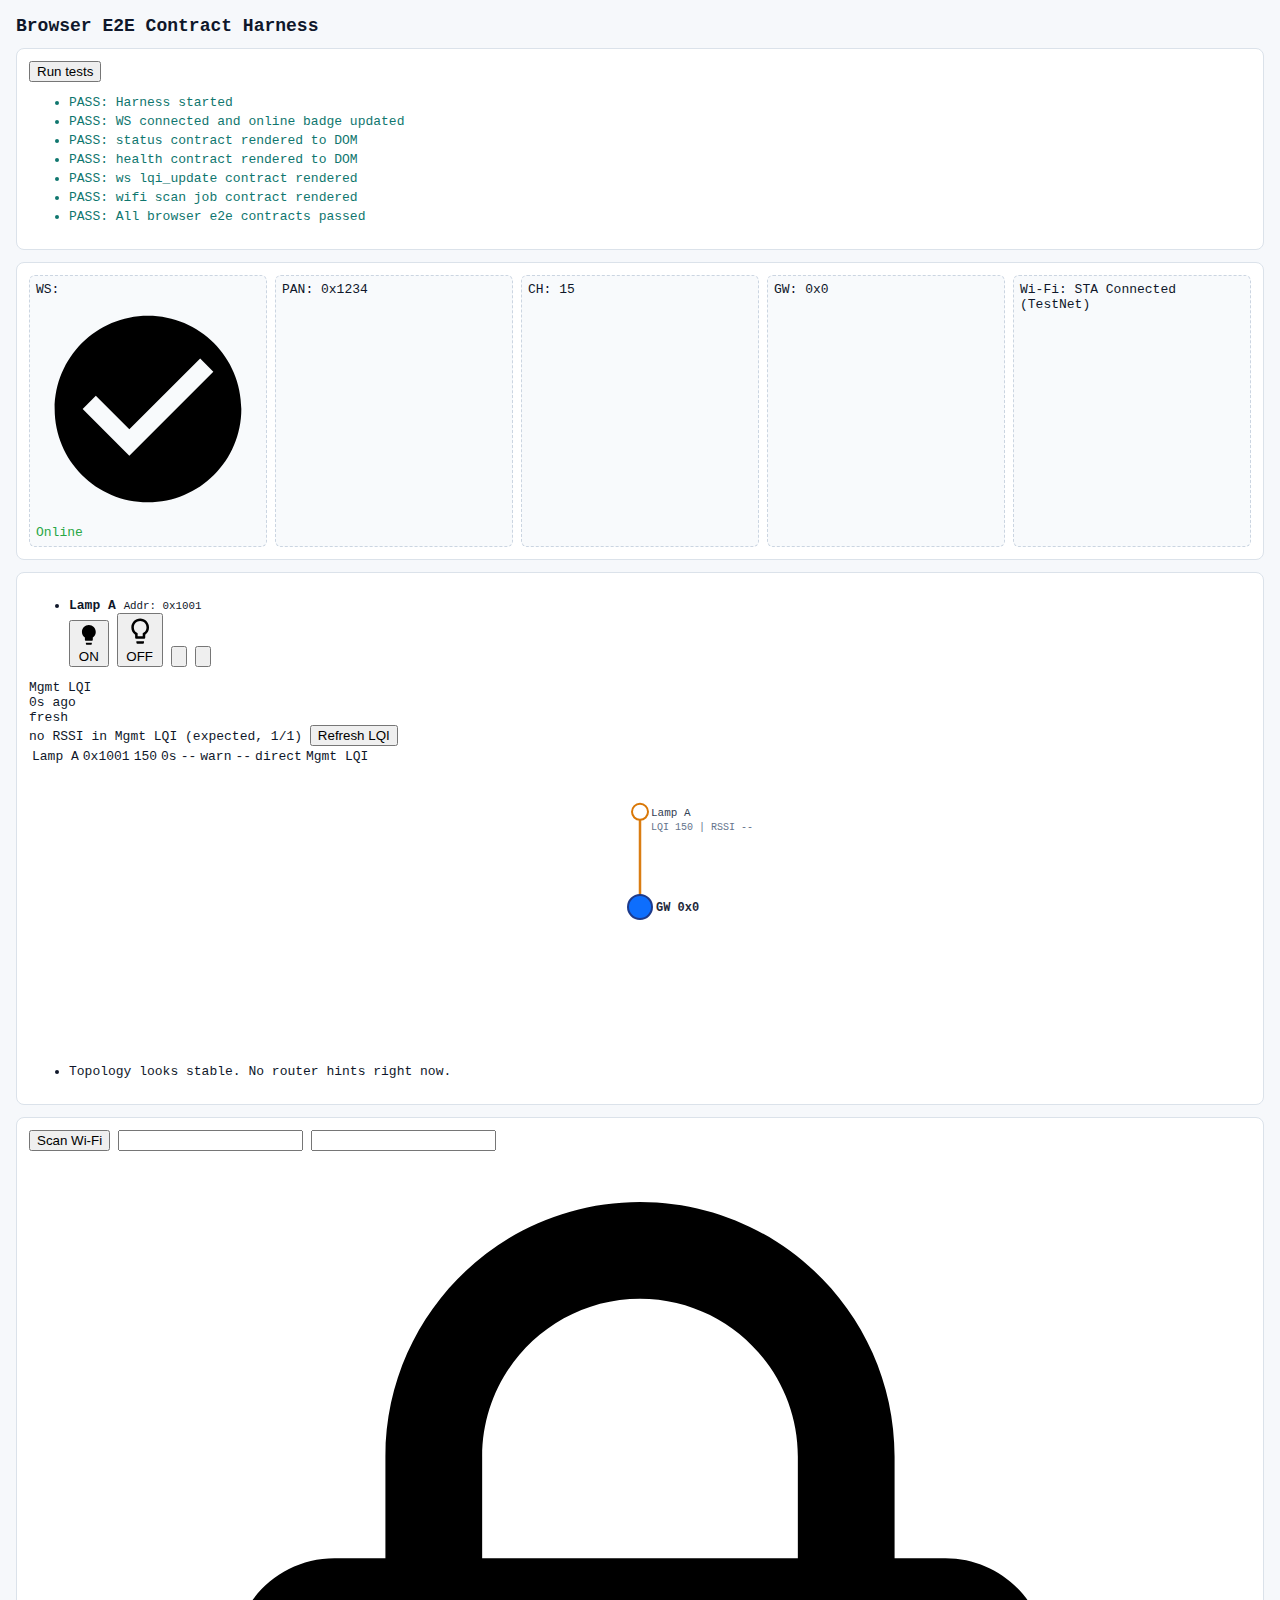
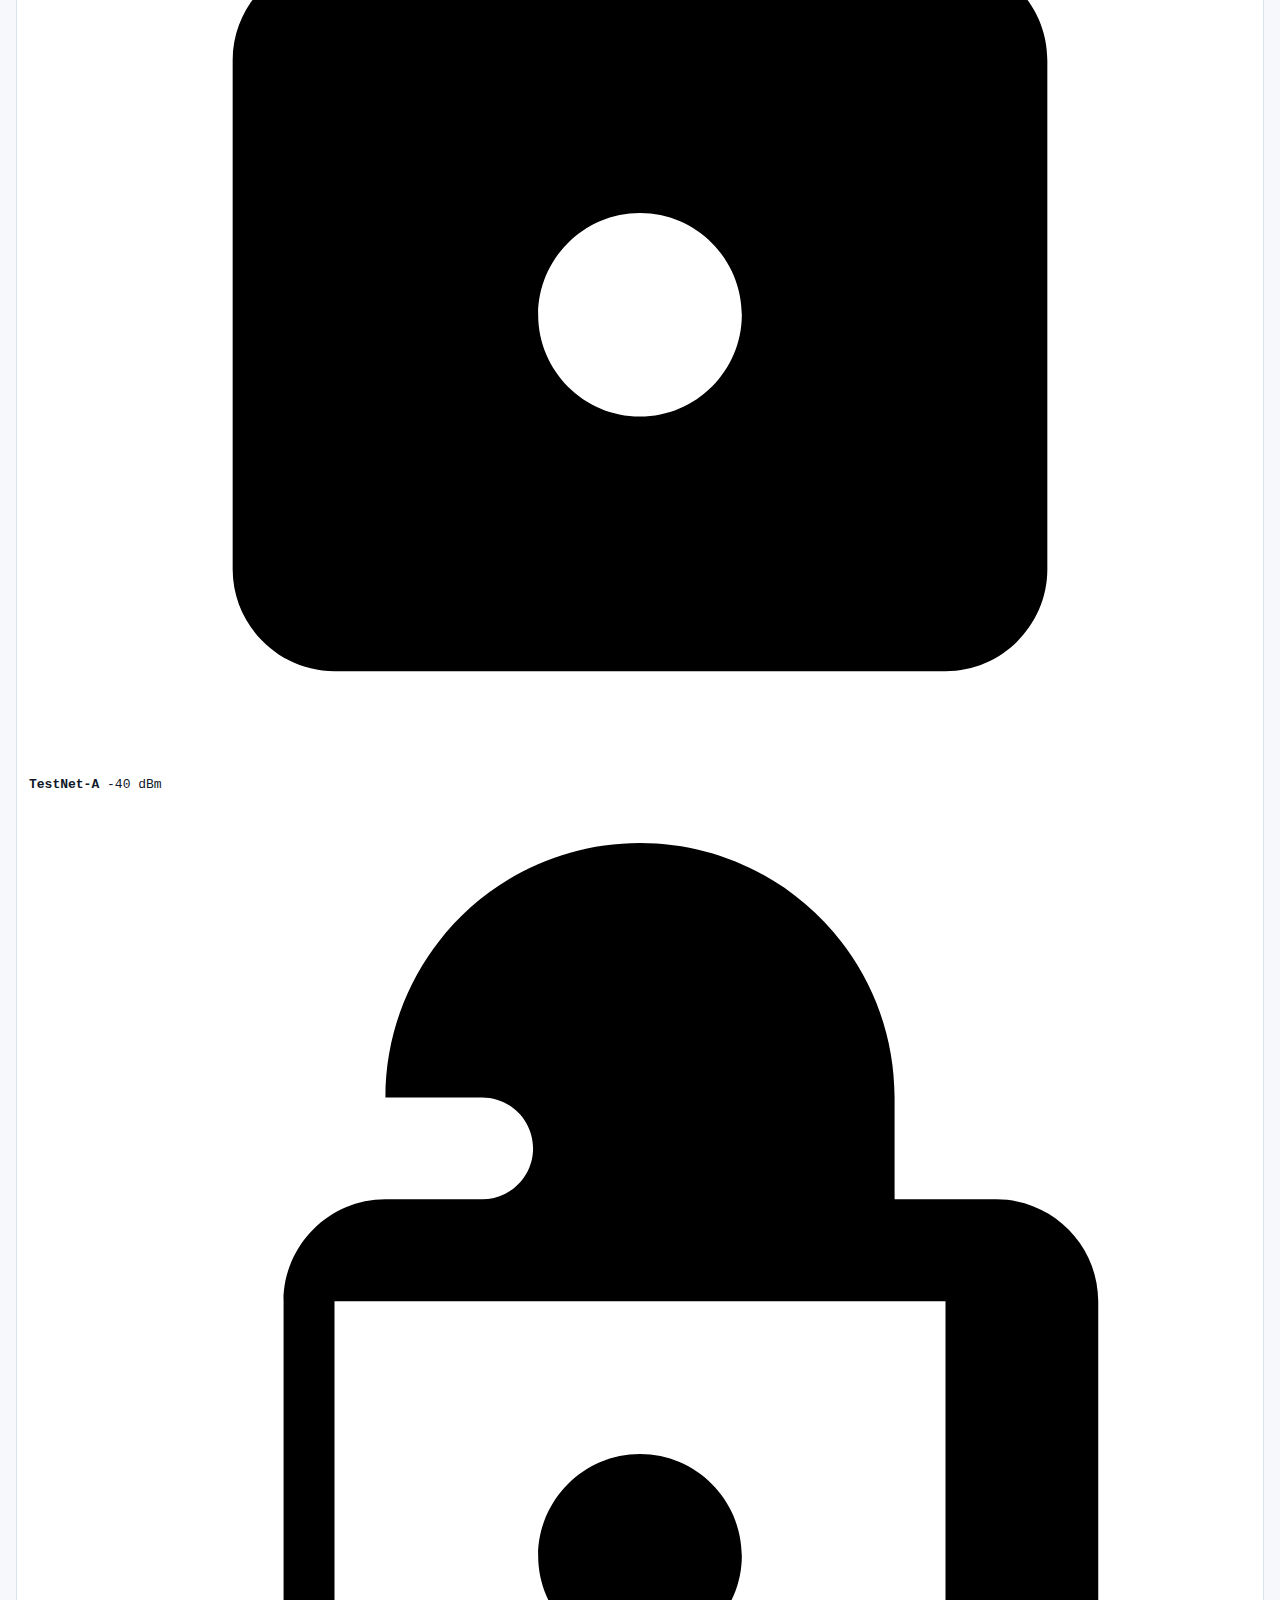
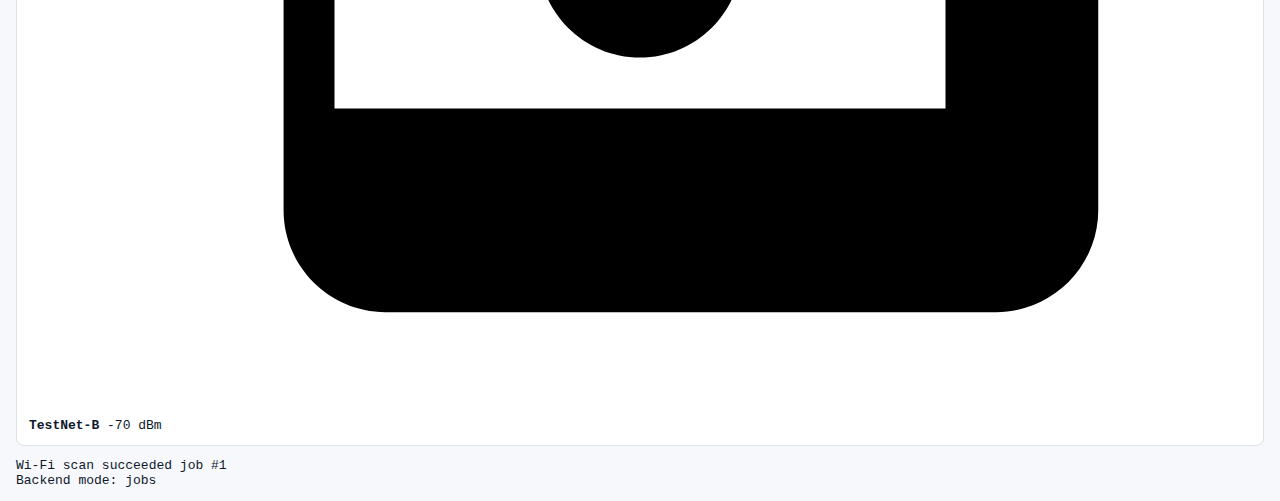
<file: main/web/www/e2e_contract.html>
<!doctype html>
<html lang="en">
<head>
    <meta charset="utf-8">
    <meta name="viewport" content="width=device-width, initial-scale=1">
    <title>Gateway Browser E2E Contract</title>
    <style>
        body { font-family: monospace; margin: 16px; background: #f6f8fb; color: #0f172a; }
        h1 { font-size: 18px; margin: 0 0 12px; }
        .panel { background: #fff; border: 1px solid #dbe2ea; border-radius: 8px; padding: 12px; margin-bottom: 12px; }
        .pass { color: #0f766e; }
        .fail { color: #b91c1c; }
        #results li { margin: 4px 0; }
        .grid { display: grid; gap: 8px; grid-template-columns: repeat(auto-fit, minmax(220px, 1fr)); }
        .kv { border: 1px dashed #cbd5e1; border-radius: 6px; padding: 6px; min-height: 40px; background: #f8fafc; }
    </style>
</head>
<body>
    <h1>Browser E2E Contract Harness</h1>
    <div class="panel">
        <button id="run">Run tests</button>
        <ul id="results"></ul>
    </div>

    <div class="panel grid">
        <div class="kv">WS: <span id="ws-status">offline</span></div>
        <div class="kv">PAN: <span id="panId">--</span></div>
        <div class="kv">CH: <span id="channel">--</span></div>
        <div class="kv">GW: <span id="gwAddr">--</span></div>
        <div class="kv">Wi-Fi: <span id="wifiState">--</span></div>
    </div>

    <div class="panel">
        <ul id="deviceList"></ul>
        <div id="lqiSource">--</div>
        <div id="lqiUpdated">--</div>
        <div id="lqiStaleBadge">--</div>
        <div id="lqiRssiInfoBadge"></div>
        <button id="refreshLqiBtn">Refresh LQI</button>
        <table><tbody id="lqiTableBody"></tbody></table>
        <div id="lqiGraph"></div>
        <ul id="lqiHints"></ul>
    </div>

    <div class="panel">
        <button id="scanWifiBtn" onclick="scanWifi()">Scan Wi-Fi</button>
        <input id="wifi-ssid" value="">
        <input id="wifi-pass" value="">
        <div id="wifi-scan-results"></div>
    </div>

    <div id="job-indicator" style="display:none;">
        <span id="job-indicator-op"></span>
        <span id="job-indicator-state"></span>
        <span id="job-indicator-detail"></span>
    </div>
    <div id="backend-mode-badge"></div>
    <div id="toast"></div>

    <script src="e2e_contract.js"></script>
    <script src="script.js"></script>
</body>
</html>
</file>
